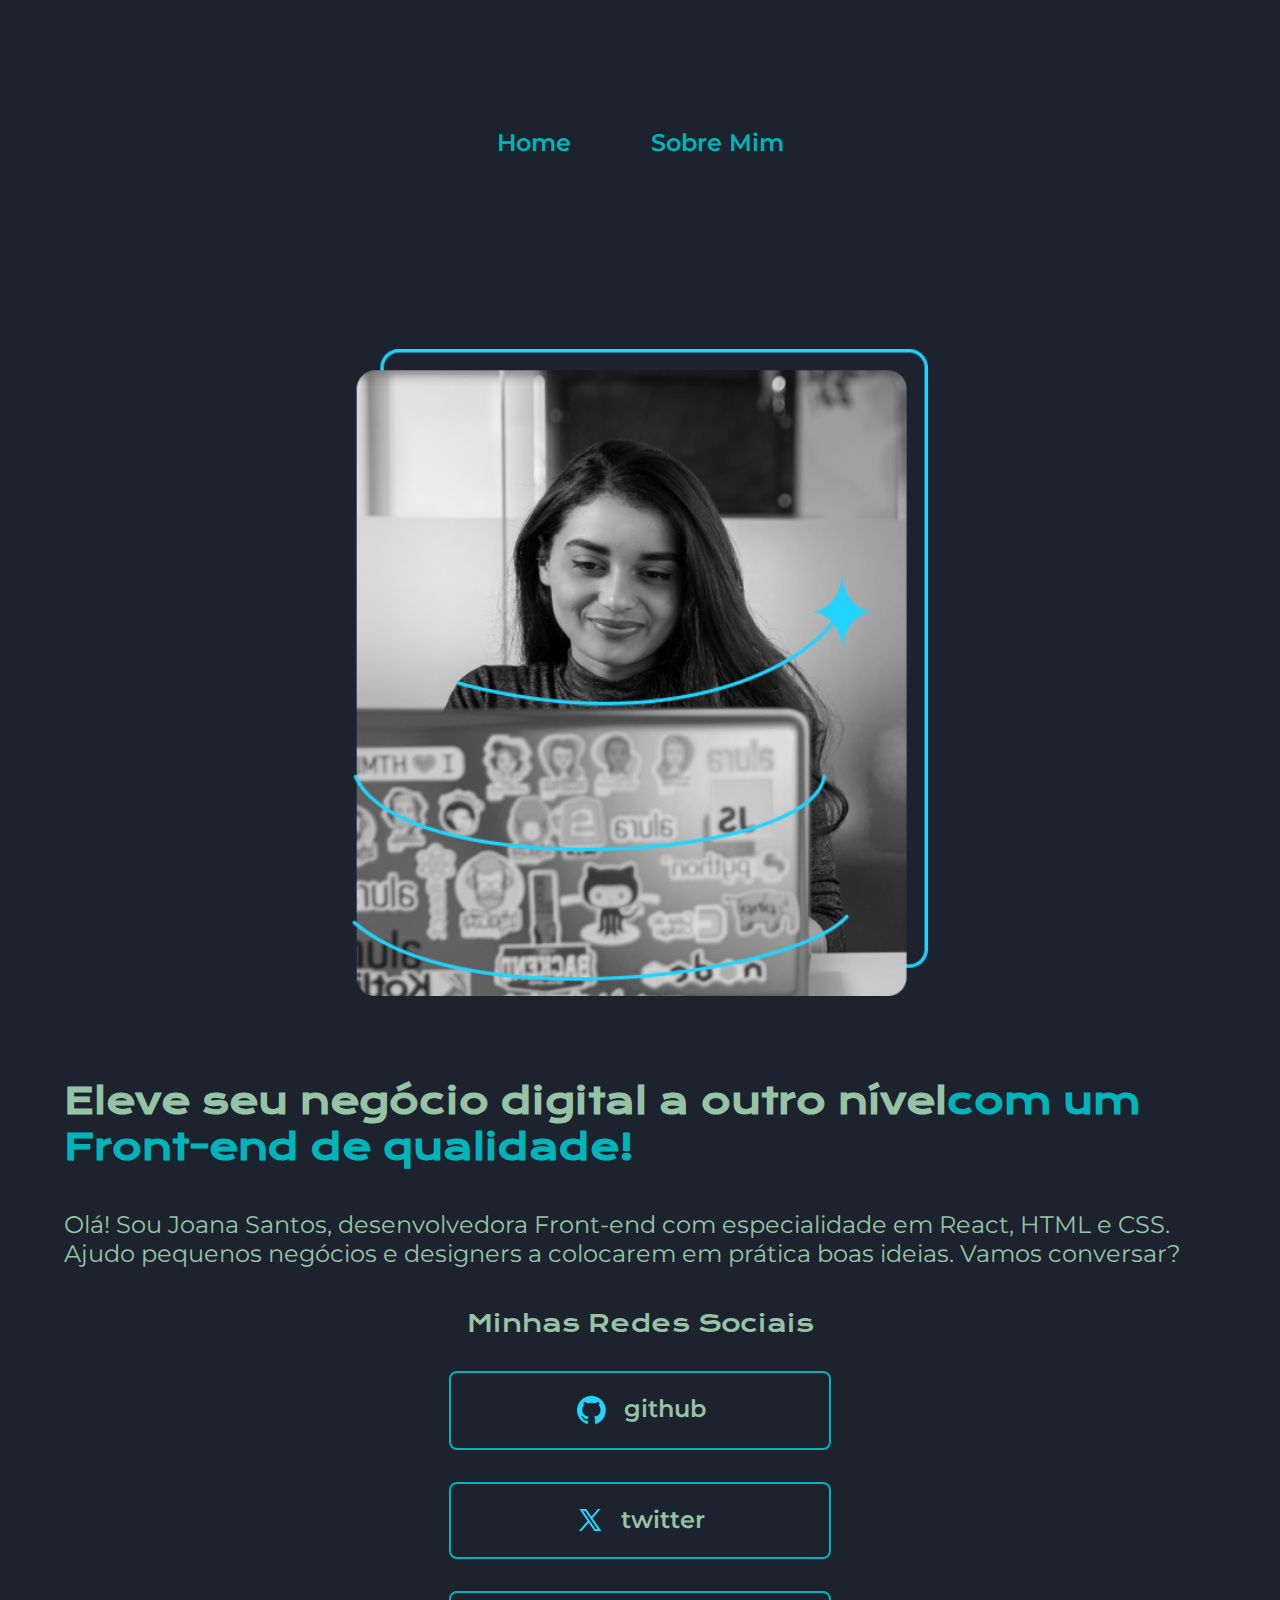
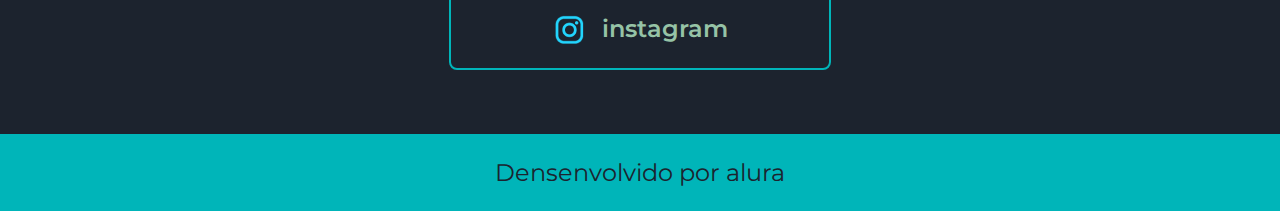
<file: codigo_genial/index.html>
<!DOCTYPE html>
<html lang="pt-br">

<head>
    <meta charset="UTF-8">
    <meta http-equiv="X-UA-Compatible" content="IE=edge">
    <meta name="viewport" content="width=device-width, initial-scale=1.0">
    <title>Portifolio</title>
    <link rel="stylesheet" href="./styles/style.css">
</head>

<body>
    <header class="cabecalho">
        <nav class="cabecalho__menu">
            <a href="index.html" class="cabecalho__menu__link" >Home</a>
            <a href="About.html" class="cabecalho__menu__link">Sobre Mim</a>
        </nav>
    </header>
    <main class="apresentacao">
        <section class="apresentacao__conteudo">
            <h1 class="apresentacao__conteudo__titulo">Eleve seu negócio digital a outro nível<strong 
            class="titulo-destaque">com um Front-end de qualidade!
            </strong></h1>
            <p class="apresentacao__conteudo__texto">Olá! Sou Joana Santos, desenvolvedora
            Front-end com especialidade em React, HTML e
            CSS. Ajudo pequenos negócios e designers a
            colocarem em prática boas ideias. Vamos
            conversar?</p>
            <div class="apresentacao__links">
                <h2 class="apresentacao__links__subtitulo">Minhas Redes Sociais</h2>
                <a class="apresentacao__links__navegacao" href="https://instagram.com/rafaballerini">
                    <img src="./assets/github.png" alt="github">
                    github
                </a>
                <a class="apresentacao__links__navegacao" href="https://instagram.com/rafaballerini">
                    <img src="./assets/twitter-novo.png" alt="twitter">
                    twitter
                </a>
                <a class="apresentacao__links__navegacao" href="https://instagram.com/rafaballerini">
                    <img src="./assets/instagram.png" alt="">
                    instagram
                </a>
            </div>
        </section>
        <img class="apresentacao__imamgem" src="./assets/Imagem.png" alt="Foto da Joana Santos programando">
    </main>
    <footer class="rodape">
        <p>Densenvolvido por alura</p>
    </footer>
</body>

</html>
</file>
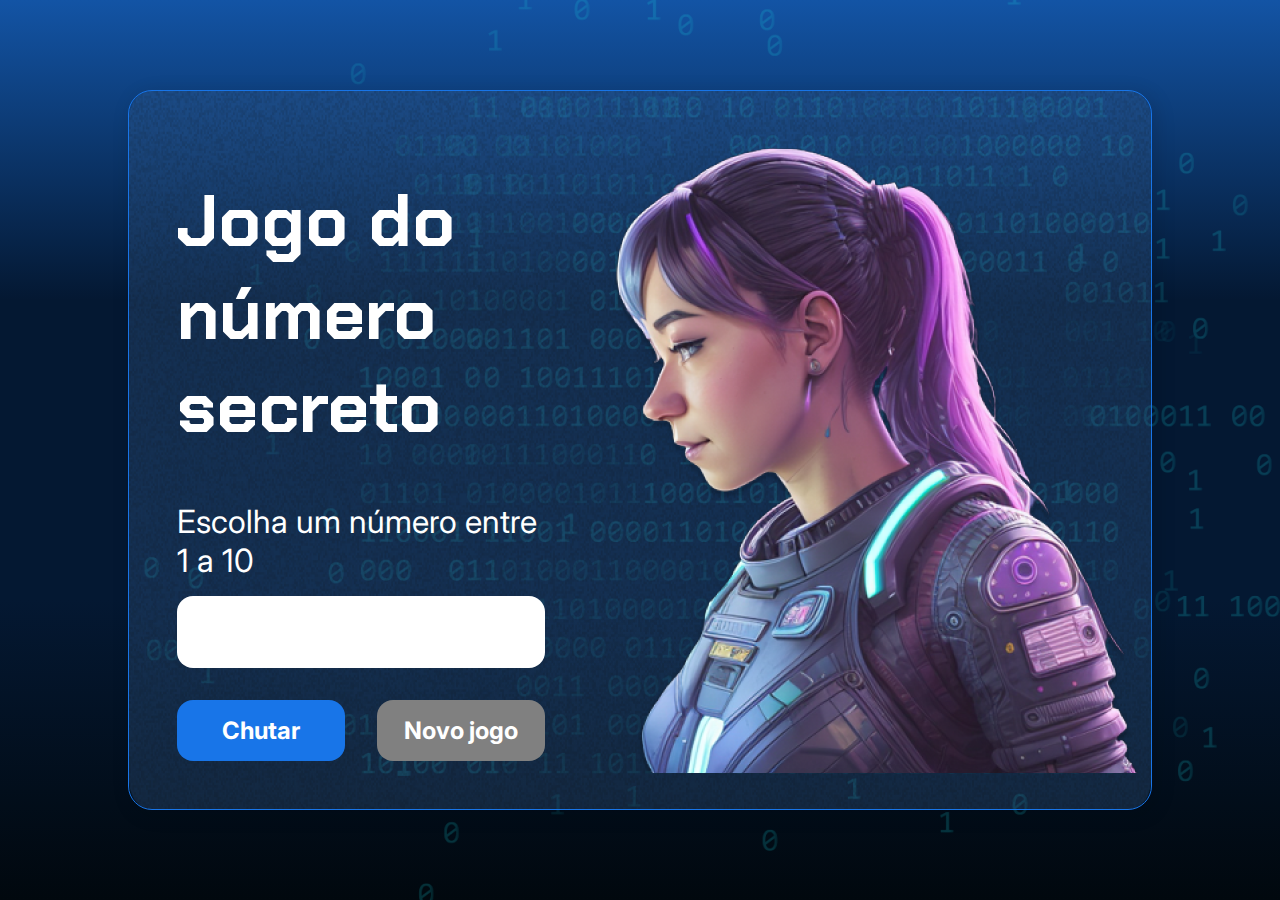
<file: github/3386-git-github-projeto_inicial/index.html>
<!DOCTYPE html>
<html lang="pt-br">

<head>
    <meta charset="UTF-8">
    <meta name="viewport" content="width=device-width, initial-scale=1.0">
    <script src="https://code.responsivevoice.org/responsivevoice.js"></script>
    <link rel="preconnect" href="https://fonts.googleapis.com">
    <link rel="preconnect" href="https://fonts.gstatic.com" crossorigin>
    <link href="https://fonts.googleapis.com/css2?family=Chakra+Petch:wght@700&family=Inter:wght@400;700&display=swap"
        rel="stylesheet">
    <link rel="stylesheet" href="style.css">
    <title>JS Game</title>
</head>

<body>

    <div class="container">
        <div class="container__conteudo">
            <div class="container__informacoes">
                <div class="container__texto">
                    <h1>Adivinhe o <span class="container__texto-azul">numero secreto</span></h1>
                    <p class="texto__paragrafo">Escolha um número entre 1 a 10</p>
                </div>
                <input type="number" min="1" max="10" class="container__input">
                <div class="chute container__botoes">
                    <button onclick="verificarChute()" class="container__botao">Chutar</button>
                    <button onclick="reiniciarJogo()" id="reiniciar" class="container__botao" disabled>Novo jogo</button>
                </div>
            </div>
            <img src="./img/ia.png" alt="Uma pessoa olhando para a esquerda" class="container__imagem-pessoa" />
        </div>
    </div>




    <script src="app.js" defer></script>
</body>

</html>
</file>
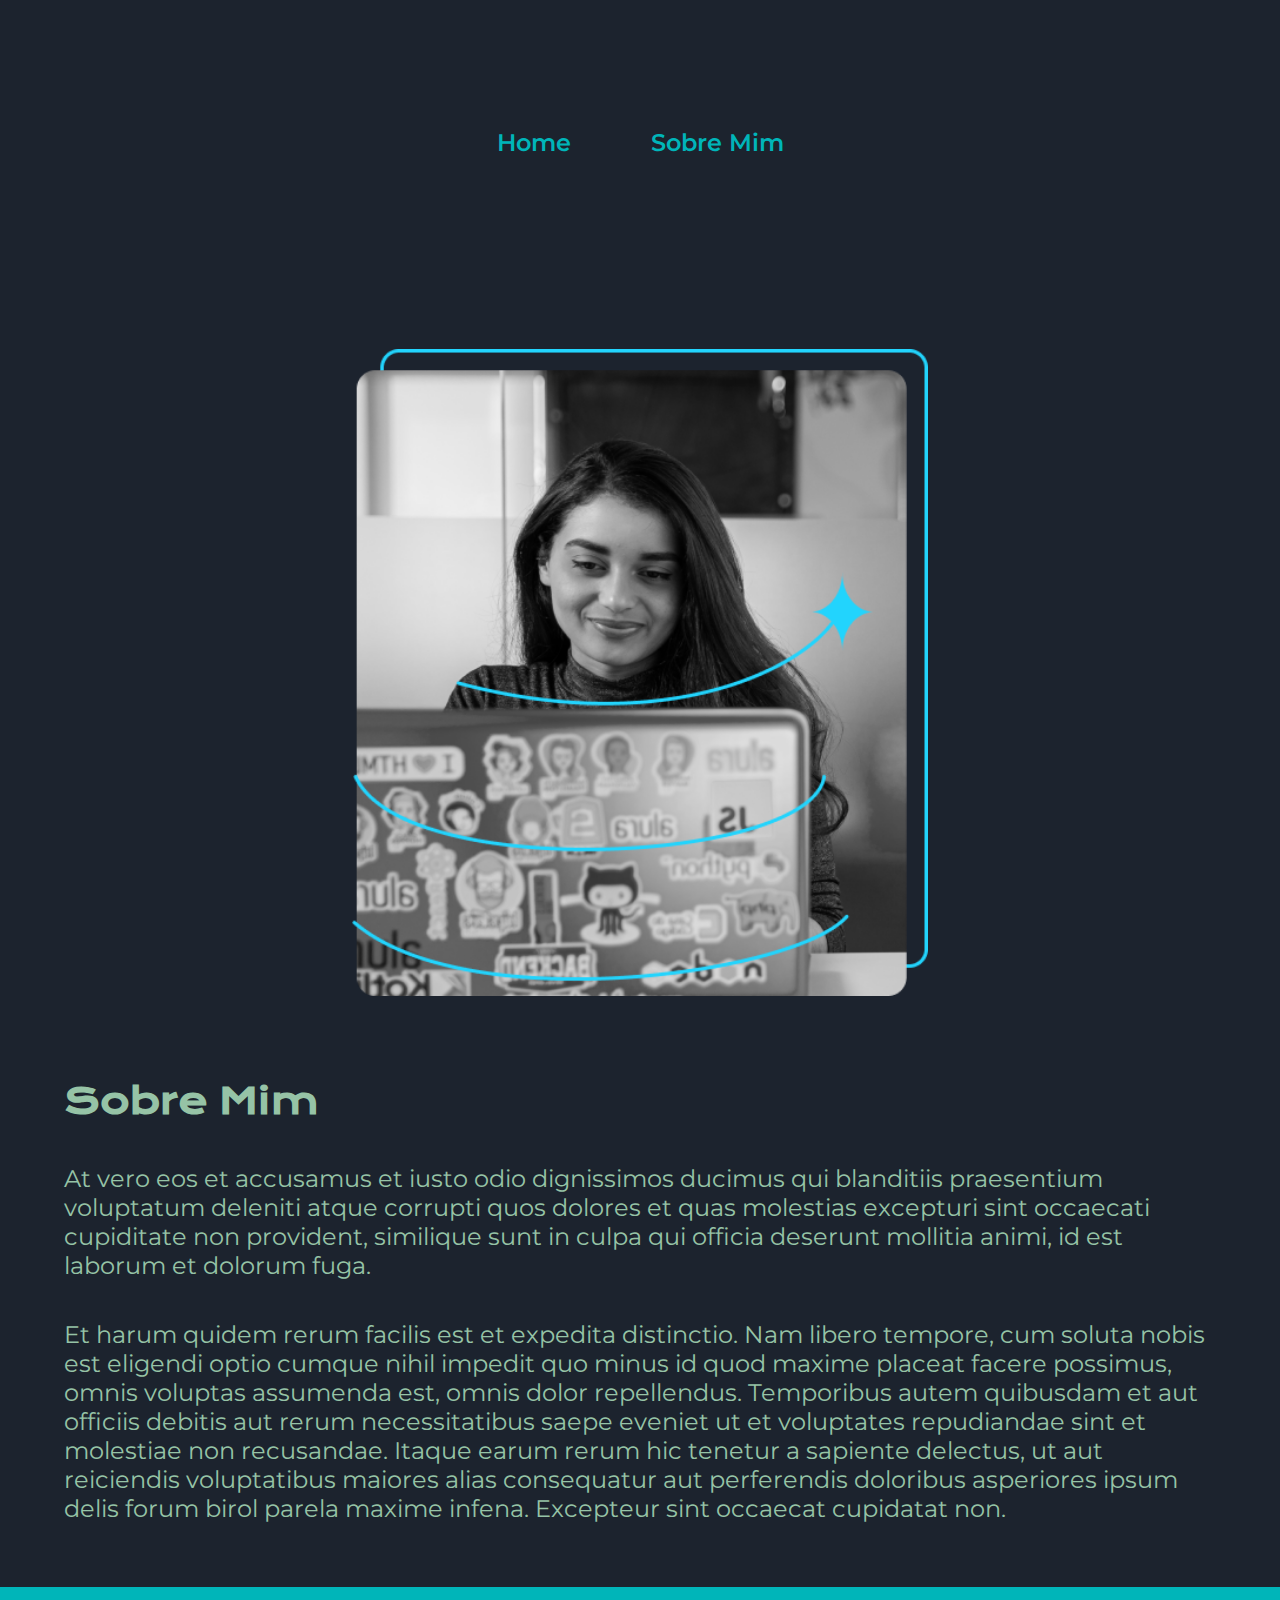
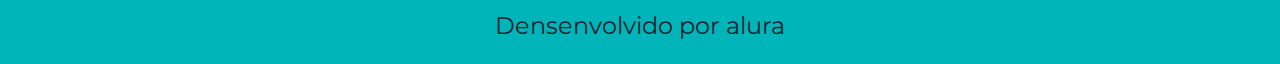
<file: codigo_genial/About.html>
<!DOCTYPE html>
<html lang="pt-br">
<head>
    <meta charset="UTF-8">
    <meta name="viewport" content="width=device-width, initial-scale=1.0">
    <title>Sobre Min</title>
    <link rel="stylesheet" href="./styles/style.css">
    <title>Sobre Mim</title>
</head>
<body>
    <header class="cabecalho">
        <nav class="cabecalho__menu">
            <a href="index.html" class="cabecalho__menu__link" >Home</a>
            <a href="About.html" class="cabecalho__menu__link">Sobre Mim</a>
        </nav>
    </header>

<main class="apresentacao">
    <section class="apresentacao__conteudo">
        <h1 class="apresentacao__conteudo__titulo">Sobre Mim</h1>

        <p class="apresentacao__conteudo__texto">At vero eos et accusamus et iusto odio 
            dignissimos ducimus qui blanditiis praesentium voluptatum deleniti 
            atque corrupti quos dolores et quas molestias excepturi sint occaecati 
            cupiditate non provident, similique sunt in culpa qui officia deserunt mollitia 
            animi, id est laborum et dolorum fuga.
        </p>
        <p class="apresentacao__conteudo__texto">Et harum quidem rerum facilis est et expedita distinctio. 
            Nam libero tempore, cum soluta nobis est eligendi optio cumque 
            nihil impedit quo minus id quod maxime placeat facere possimus, 
            omnis voluptas assumenda est, omnis dolor repellendus. 
            Temporibus autem quibusdam et aut officiis debitis aut rerum 
            necessitatibus saepe eveniet ut et voluptates repudiandae sint 
            et molestiae non recusandae. Itaque earum rerum hic tenetur 
            a sapiente delectus, ut aut reiciendis voluptatibus maiores alias 
            consequatur aut perferendis doloribus asperiores ipsum delis forum birol 
            parela maxime infena. Excepteur sint occaecat cupidatat non.
        </p>

    </section>
    <img class="apresentacao__imamgem" src="./assets/Imagem.png" alt="estudante">
</main>

</body>
<footer class="rodape">
    <p>Densenvolvido por alura</p>
</footer>
</html>
</file>
<file: codigo_genial/styles/style.css>
@import url('https://fonts.googleapis.com/css2?family=Krona+One&family=Montserrat:wght@400;600&display=swap');


:root {
    --cor-primaria: #1c232e;
    --cor-secundaria: #96c3a6;
    --cor--teciaraia: #00b5b9; 
    --COR--HOUVER: #1c232e; 
    --forte--primaria:  'Krona One', sans-serif;
    --forte--secundaria:  'Montserrat', sans-serif;
}

*{
    margin: 0;
    padding: 0;
}

body{
    /* height: 100vh; */
    box-sizing: border-box;
    background-color: var(--cor-primaria);
    color: var(--cor-secundaria);
}

.titulo-destaque{
    color:var(--cor--teciaraia);
}

.cabecalho{
     padding: 2% 0% 0% 10%; /* respectivamente a altura da parte superior inferior direito e esquerdo header(cabeçalho de links) para da espaçamento*/
}

.cabecalho__menu{
    display: flex;
    gap: 80px;
}

.cabecalho__menu__link{
    font-size: 1.5rem;
    font-family: var(--forte--secundaria);
    font-weight: 600;
    color: var(--cor--teciaraia);
    text-decoration: none;
}

.apresentacao{

    padding: 5% 15%;
    display: flex;
    align-items: center;
    justify-content: space-between;
    gap: 82px;
}
.apresentacao__conteudo{
    width: 50%;
    display: flex;
    flex-direction: column;
    gap: 40px;
}

.apresentacao__conteudo__titulo{
    font-size: 2.25rem;
    font-family: var(--forte--primaria);
}

.apresentacao__conteudo__texto{
    font-size: 1.5rem;
    font-family: var(--forte--secundaria);
}

.apresentacao__links{
    display: flex;
    justify-content: space-between;
    flex-direction: column; /*ordenar os elementos em coluna*/
    align-items: center;
    gap: 32px; /*espaço entre itens h2, e butons*/
    
}

.apresentacao__links__subtitulo{
    font-family: var(--forte--primaria);
    font-weight: 400;
    font-size: 1.5rem;
}

.apresentacao__links__navegacao{
    /* background-color: #22D4FD; nota para comentar utilizar ctrl +k + c */ 
 
    display: flex;
    justify-content: center;
    gap: 16px;
    border: 2px var(--cor--teciaraia) solid;
    width: 378px;
    text-align: center;
    border-radius: 8px;
    font-size: 1.5rem;
    font-weight: 600;
    padding: 21.5px 0;
    text-decoration: none;
    color: var(--cor-secundaria);
    font-family: var(--forte--secundaria);
}
.apresentacao__links__link:hover {
    background-color: var(--COR--HOUVER);
   
}
.apresentacao__imamgem{
    width: 50%;

}
.rodape{
    color: var(--cor-primaria);
    background-color: var(--cor--teciaraia);
    padding: 24px;
    text-align: center;
    font-family: var(--forte--secundaria);
    font-size: 1.5rem;
    font-weight: 400;
}

@media (max-width:1300px) {

    .cabecalho{
        padding: 10%;
    }

    .cabecalho__menu{
        justify-content: center;/*para centralizamos os links do cabeçalho da pagina na versão mobile*/
    }

    .apresentacao{
        flex-direction: column-reverse; /* para colocar como coluna*/
        padding: 5%;
    }
    .apresentacao__conteudo{ 
        width: auto; /*para que a disposição do texto fique alinhada corretamente!*/
    }

}
</file>
<file: github/3386-git-github-projeto_inicial/style.css>
* {
    box-sizing: border-box;
    margin: 0;
    padding: 0;
    color: white;
}

body {
    background: linear-gradient(#1354A5 0%, #041832 33.33%, #041832 66.67%, #01080E 100%);
    height: 100vh;
    display: flex;
    align-items: center;
    justify-content: center;
}


body::before {
    background-image: url("img/code.png");
    background-repeat: no-repeat;
    background-position: right;
    content: "";
    display: block;
    position: absolute;
    width: 100%;
    height: 100%;
    opacity: 0.4;
}

.container {
    width: 80%;
    height: 80%;
    display: flex;
    align-items: center;
    justify-content: space-between;
    border-radius: 24px;
    border: 1px solid #1875E8;
    box-shadow: 4px 4px 20px 0px rgba(1, 8, 14, 0.15);
    background-image: url("img/Ruido.png");
    background-size: 100% 100%;
    position: relative;
}


.container__conteudo {
    display: flex;
    align-items: center;
    position: absolute;
    bottom: 0;
}

.container__informacoes {
    flex: 1;
    padding: 3rem;
}

.container__botao {
    border-radius: 16px;
    background: #1875E8;
    padding: 16px 24px;
    width: 100%;
    font-size: 24px;
    font-weight: 700;
    border: none;
    margin-top: 2rem;
}

.container__texto {
    margin: 16px 0 16px 0;
}

.container__texto-azul {
    color: #1875E8;
}

.container__input {
    width: 100%;
    height: 72px;
    border-radius: 16px;
    background-color: #FFF;
    border: none;
    color: #1875E8;
    padding: 2rem;
    font-size: 24px;
    font-weight: 700;
    font-family: 'Inter', sans-serif;
}

.container__botoes {
    display: flex;
    gap: 2em;
}

h1 {
    font-family: 'Chakra Petch', sans-serif;
    font-size: 72px;
    padding-bottom: 3rem;
}

p,
button {
    font-family: 'Inter', sans-serif;
}

.texto__paragrafo {
    font-size: 32px;
    font-weight: 400;
}

button:disabled {
    background-color: gray;
}

@media screen and (max-width: 1250px) {

    h1 {
        font-size: 50px;
    }

    .container__botao {
        font-size: 16px;
    }


    .texto__paragrafo {
        font-size: 24px;
    }

    .container__imagem-pessoa {
        display: none;
    }

    .container__conteudo {
        display: block;
        position: inherit;
    }

    .container__informacoes {
        padding: 1rem
    }
}
</file>
